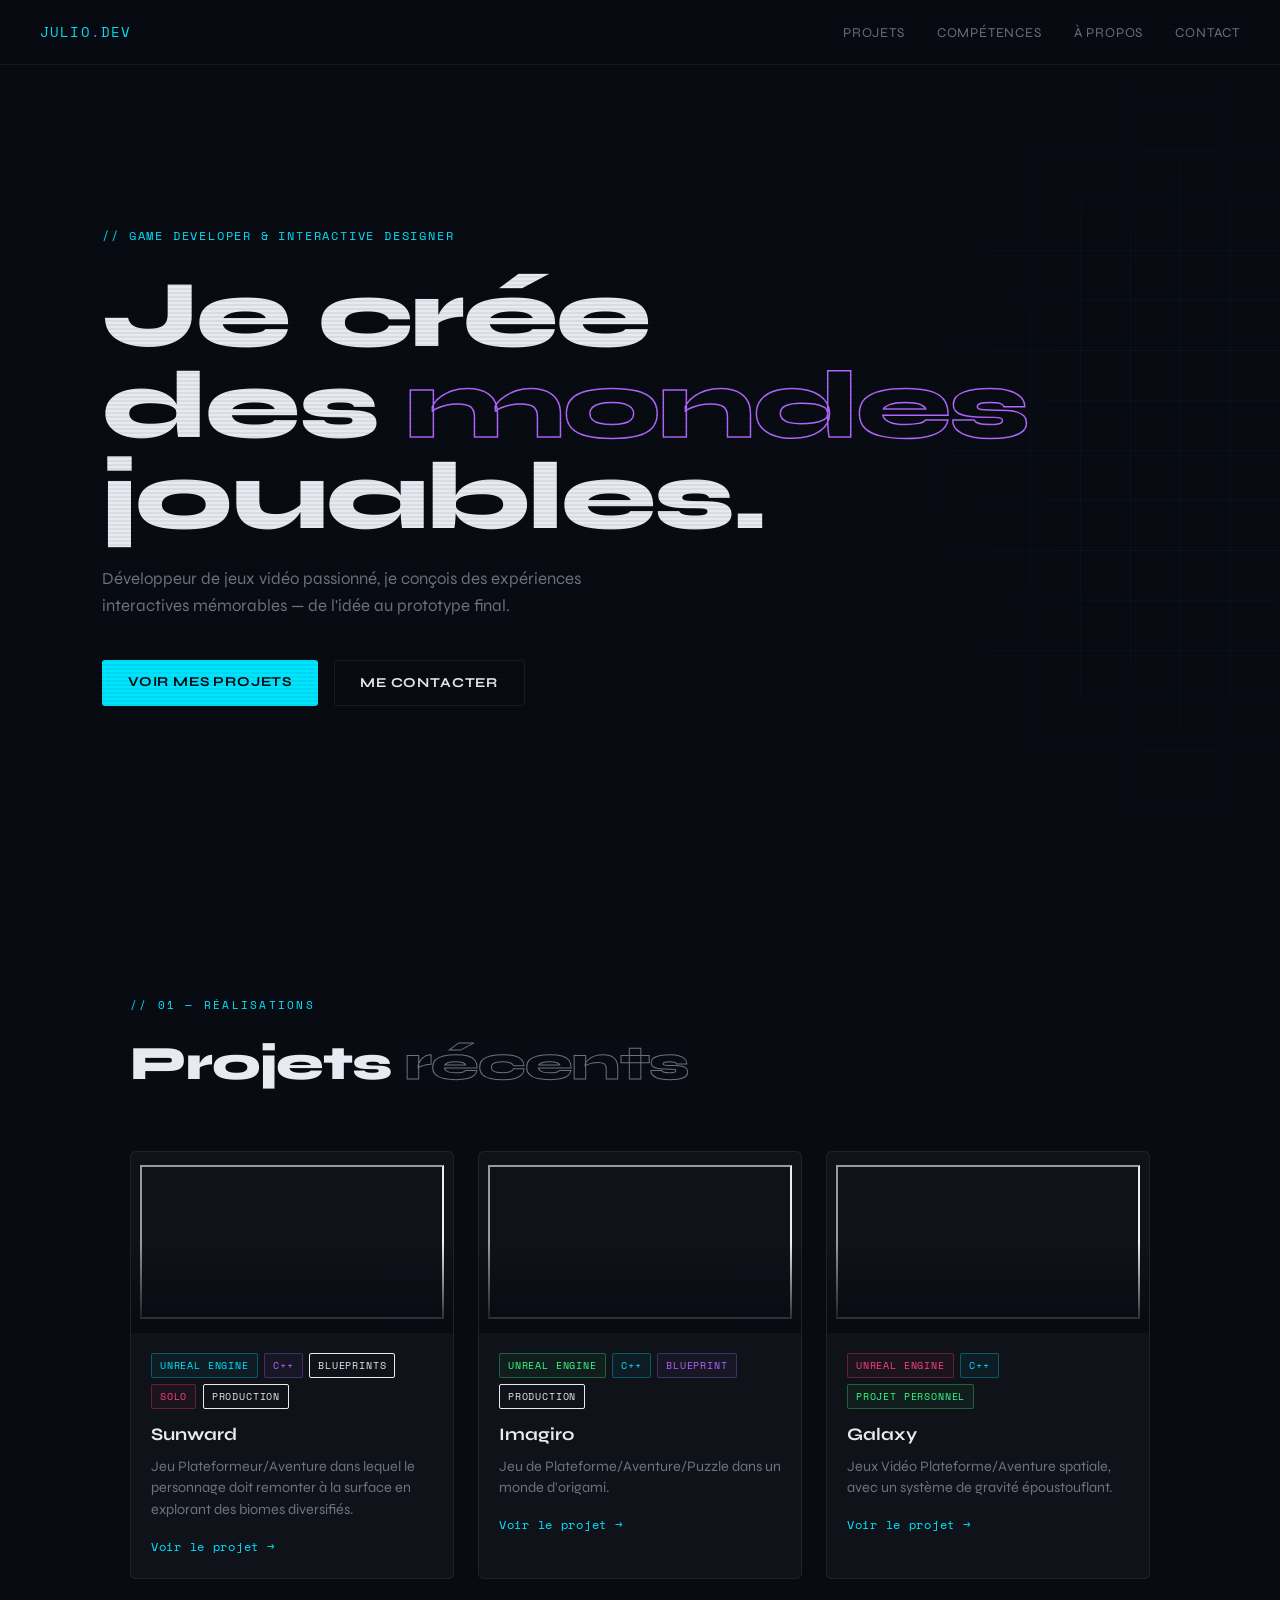
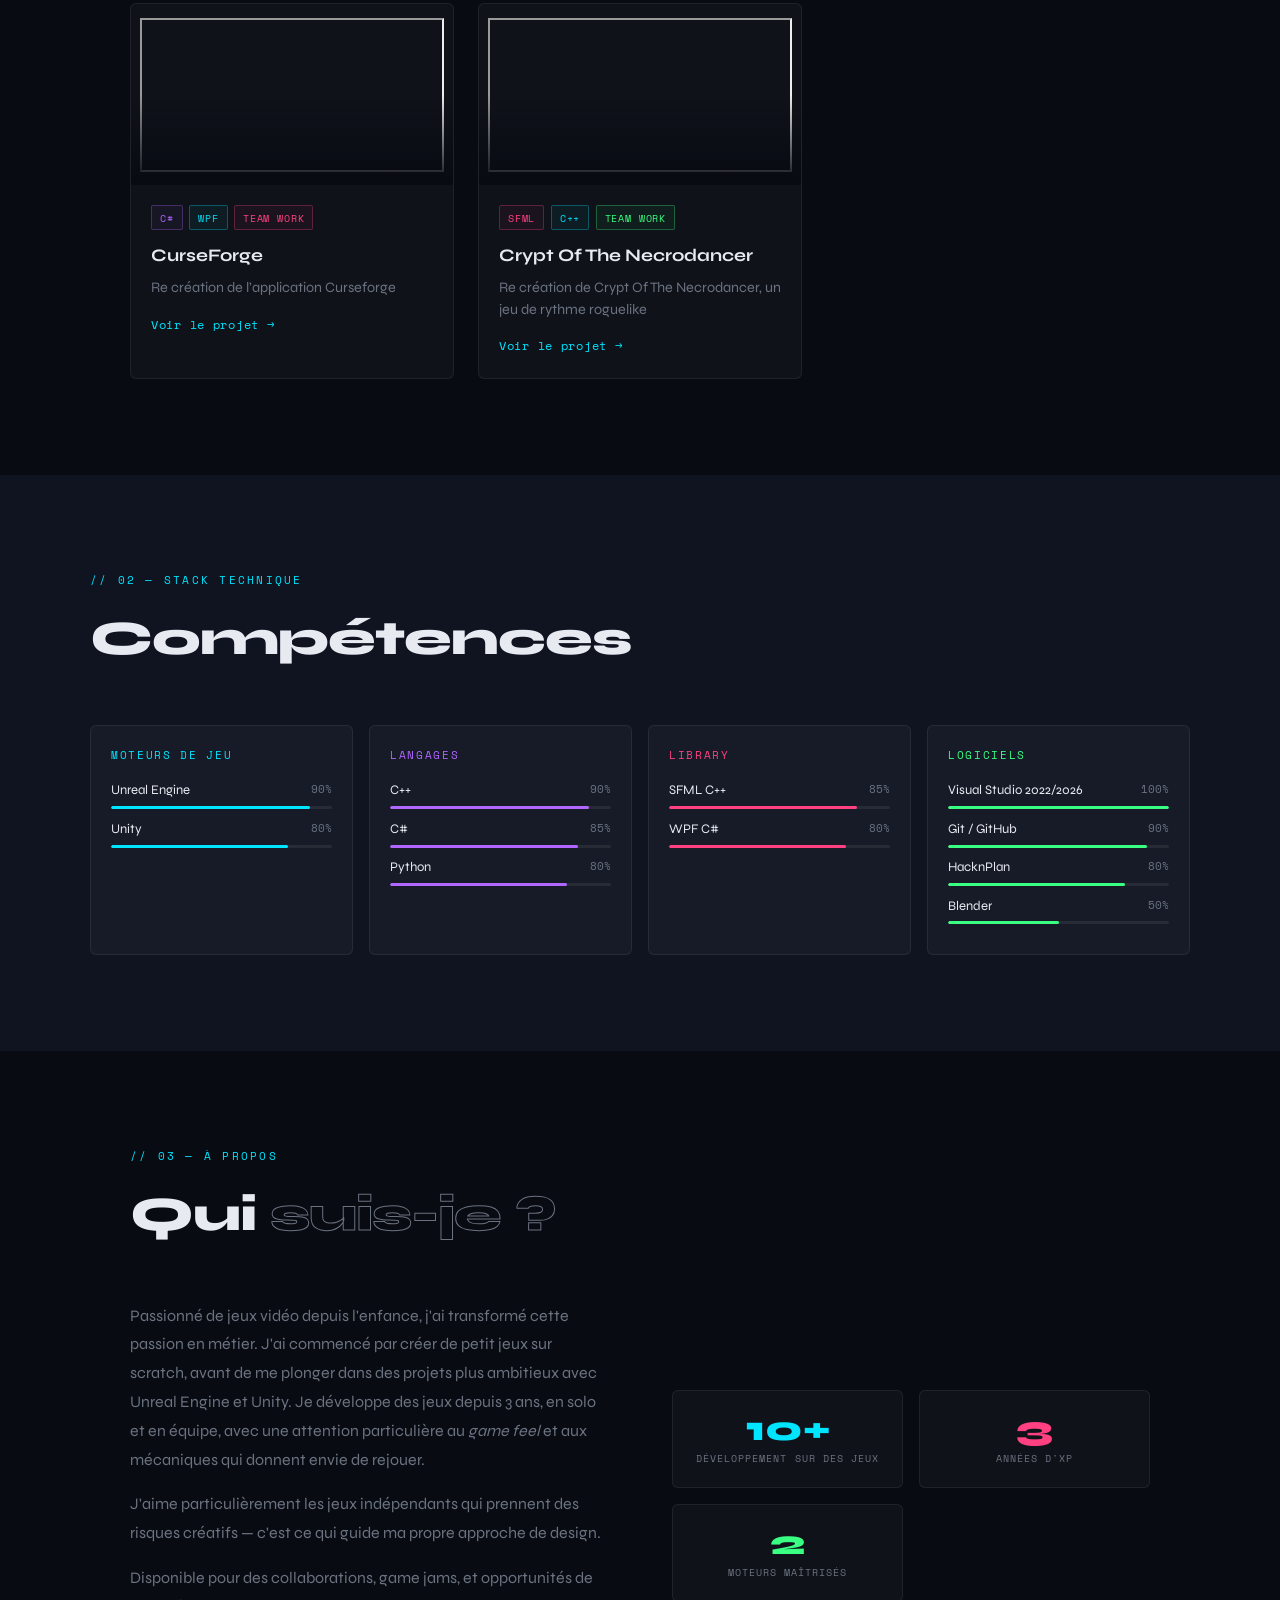
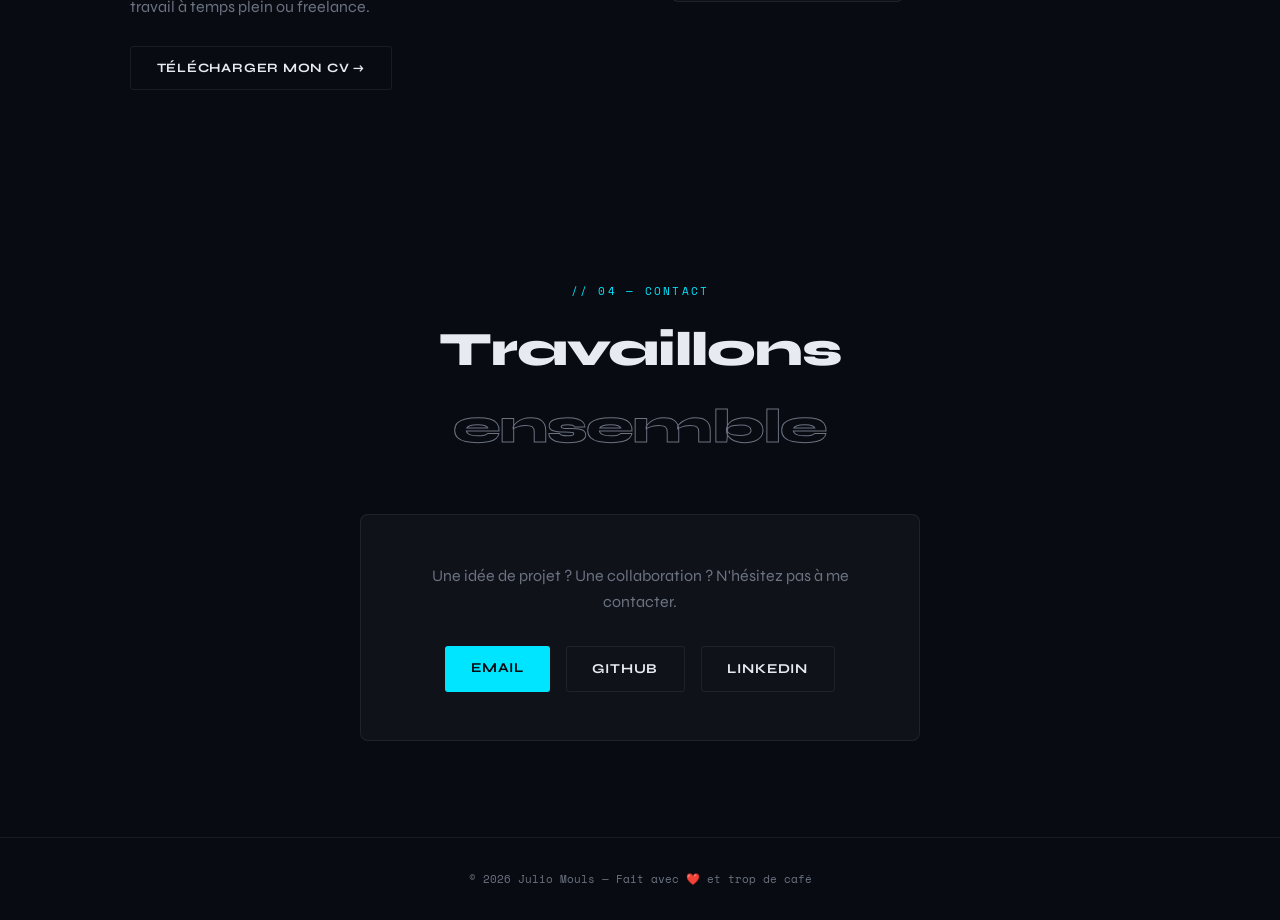
<file: Portfolio.html>
<!DOCTYPE html>
<html lang="fr">
<head>
  <meta charset="UTF-8" />
  <meta name="viewport" content="width=device-width, initial-scale=1.0" />
  <title>Julio Mouls — Game Developer</title>
  <link rel="preconnect" href="https://fonts.googleapis.com" />
  <link href="https://fonts.googleapis.com/css2?family=Space+Mono:ital,wght@0,400;0,700;1,400&family=Syne:wght@400;700;800&display=swap" rel="stylesheet" />
  <style>
    *, *::before, *::after { box-sizing: border-box; margin: 0; padding: 0; }

    :root {
      --bg: #080b12;
      --bg2: #0f1420;
      --bg3: #151c2e;
      --text: #e8eaf2;
      --muted: #6b7280;
      --cyan: #00e5ff;
      --purple: #b066ff;
      --pink: #ff4081;
      --green: #39ff82;
      --border: rgba(255,255,255,0.07);
      --card-bg: rgba(255,255,255,0.03);
    }

    html { scroll-behavior: smooth; }

    body {
      background: var(--bg);
      color: var(--text);
      font-family: 'Syne', sans-serif;
      font-size: 16px;
      line-height: 1.6;
      overflow-x: hidden;
    }

    /* ── SCANLINE OVERLAY ── */
    body::before {
      content: '';
      position: fixed;
      inset: 0;
      background: repeating-linear-gradient(
        0deg,
        transparent,
        transparent 2px,
        rgba(0,0,0,0.06) 2px,
        rgba(0,0,0,0.06) 4px
      );
      pointer-events: none;
      z-index: 1000;
    }

    /* ── NAV ── */
    nav {
      position: fixed;
      top: 0; left: 0; right: 0;
      z-index: 100;
      display: flex;
      align-items: center;
      justify-content: space-between;
      padding: 1.2rem 2.5rem;
      background: rgba(8,11,18,0.85);
      backdrop-filter: blur(12px);
      border-bottom: 1px solid var(--border);
    }

    .logo {
      font-family: 'Space Mono', monospace;
      font-size: 0.9rem;
      color: var(--cyan);
      letter-spacing: 0.08em;
      text-decoration: none;
    }

    .logo span { color: var(--purple); }

    nav ul {
      list-style: none;
      display: flex;
      gap: 2rem;
    }

    nav a {
      color: var(--muted);
      text-decoration: none;
      font-size: 0.85rem;
      letter-spacing: 0.06em;
      text-transform: uppercase;
      transition: color 0.2s;
    }
    nav a:hover { color: var(--text); }

    /* ── HERO ── */
    #hero {
      min-height: 100vh;
      display: flex;
      flex-direction: column;
      justify-content: center;
      padding: 6rem 2.5rem 4rem;
      max-width: 900px;
      margin: auto;
      position: relative;
    }

    .hero-tag {
      font-family: 'Space Mono', monospace;
      font-size: 0.75rem;
      color: var(--cyan);
      letter-spacing: 0.15em;
      text-transform: uppercase;
      margin-bottom: 1.5rem;
      opacity: 0;
      animation: fadeUp 0.6s 0.2s forwards;
    }

    h1 {
      font-size: clamp(3rem, 8vw, 6rem);
      font-weight: 800;
      line-height: 0.95;
      letter-spacing: -0.02em;
      margin-bottom: 1.5rem;
      opacity: 0;
      animation: fadeUp 0.6s 0.35s forwards;
    }

    h1 em {
      font-style: normal;
      color: transparent;
      -webkit-text-stroke: 1.5px var(--purple);
    }

    .hero-desc {
      max-width: 520px;
      color: var(--muted);
      font-size: 1.05rem;
      margin-bottom: 2.5rem;
      opacity: 0;
      animation: fadeUp 0.6s 0.5s forwards;
    }

    .hero-cta {
      display: flex;
      gap: 1rem;
      flex-wrap: wrap;
      opacity: 0;
      animation: fadeUp 0.6s 0.65s forwards;
    }

    .btn {
      display: inline-block;
      padding: 0.7rem 1.6rem;
      border-radius: 3px;
      text-decoration: none;
      font-size: 0.85rem;
      font-weight: 700;
      letter-spacing: 0.06em;
      text-transform: uppercase;
      transition: all 0.2s;
    }

    .btn-primary {
      background: var(--cyan);
      color: #080b12;
    }
    .btn-primary:hover { background: #33ecff; transform: translateY(-1px); }

    .btn-outline {
      border: 1px solid var(--border);
      color: var(--text);
      background: transparent;
    }
    .btn-outline:hover { border-color: var(--purple); color: var(--purple); }

    .hero-grid {
      position: absolute;
      top: 0; right: -100px;
      width: 500px; height: 100%;
      background-image:
        linear-gradient(rgba(0,229,255,0.04) 1px, transparent 1px),
        linear-gradient(90deg, rgba(0,229,255,0.04) 1px, transparent 1px);
      background-size: 50px 50px;
      mask-image: radial-gradient(ellipse at 60% 50%, black 30%, transparent 70%);
      pointer-events: none;
    }

    /* ── SECTIONS ── */
    section { padding: 6rem 2.5rem; max-width: 1100px; margin: auto; }
    section.full { max-width: none; padding: 6rem 2.5rem; }

    .section-label {
      font-family: 'Space Mono', monospace;
      font-size: 0.7rem;
      letter-spacing: 0.2em;
      text-transform: uppercase;
      color: var(--cyan);
      margin-bottom: 0.75rem;
    }

    h2 {
      font-size: clamp(2rem, 4vw, 3rem);
      font-weight: 800;
      letter-spacing: -0.02em;
      margin-bottom: 3rem;
    }

    h2 span {
      color: transparent;
      -webkit-text-stroke: 1px var(--muted);
    }

    /* ── PROJECTS ── */
    .projects-grid {
      display: grid;
      grid-template-columns: repeat(auto-fit, minmax(300px, 1fr));
      gap: 1.5rem;
    }

    .project-card {
      background: var(--card-bg);
      border: 1px solid var(--border);
      border-radius: 6px;
      overflow: hidden;
      transition: border-color 0.3s, transform 0.3s;
      cursor: pointer;
      position: relative;
    }

    .project-card:hover {
      border-color: rgba(0,229,255,0.3);
      transform: translateY(-4px);
    }

    .project-card:hover .project-accent { opacity: 1; }

    .project-accent {
      position: absolute;
      top: 0; left: 0; right: 0;
      height: 2px;
      background: linear-gradient(90deg, var(--cyan), var(--purple));
      opacity: 0;
      transition: opacity 0.3s;
    }

    .project-thumb {
      width: 100%;
      aspect-ratio: 16/9;
      display: flex;
      align-items: center;
      justify-content: center;
      font-size: 4rem;
      position: relative;
      overflow: hidden;
    }

    .project-thumb::after {
      content: '';
      position: absolute;
      inset: 0;
      background: linear-gradient(to bottom, transparent 50%, var(--bg) 100%);
    }

    .project-body { padding: 1.25rem; }

    .project-tags {
      display: flex;
      flex-wrap: wrap;
      gap: 0.4rem;
      margin-bottom: 0.75rem;
    }

    .tag {
      font-family: 'Space Mono', monospace;
      font-size: 0.65rem;
      letter-spacing: 0.08em;
      text-transform: uppercase;
      padding: 0.2rem 0.5rem;
      border-radius: 2px;
      border: 1px solid;
    }

    .tag-cyan  { color: var(--cyan);   border-color: rgba(0,229,255,0.3);   background: rgba(0,229,255,0.05); }
    .tag-purple{ color: var(--purple); border-color: rgba(176,102,255,0.3); background: rgba(176,102,255,0.05); }
    .tag-pink  { color: var(--pink);   border-color: rgba(255,64,129,0.3);  background: rgba(255,64,129,0.05); }
    .tag-green { color: var(--green);  border-color: rgba(57,255,130,0.3);  background: rgba(57,255,130,0.05); }

    .project-body h3 {
      font-size: 1.1rem;
      font-weight: 700;
      margin-bottom: 0.4rem;
    }

    .project-body p {
      color: var(--muted);
      font-size: 0.9rem;
      line-height: 1.5;
    }

    .project-link {
      display: inline-flex;
      align-items: center;
      gap: 0.4rem;
      margin-top: 1rem;
      font-family: 'Space Mono', monospace;
      font-size: 0.75rem;
      color: var(--cyan);
      text-decoration: none;
      letter-spacing: 0.06em;
    }

    .project-link:hover { text-decoration: underline; }

    /* ── SKILLS ── */
    #skills { background: var(--bg2); max-width: none; }
    #skills > div { max-width: 1100px; margin: auto; }

    .skills-grid {
      display: grid;
      grid-template-columns: repeat(auto-fit, minmax(220px, 1fr));
      gap: 1rem;
    }

    .skill-group {
      background: var(--card-bg);
      border: 1px solid var(--border);
      border-radius: 6px;
      padding: 1.25rem;
    }

    .skill-group-title {
      font-family: 'Space Mono', monospace;
      font-size: 0.7rem;
      letter-spacing: 0.15em;
      text-transform: uppercase;
      margin-bottom: 1rem;
    }

    .skill-bar-wrap { margin-bottom: 0.6rem; }

    .skill-name {
      display: flex;
      justify-content: space-between;
      font-size: 0.82rem;
      margin-bottom: 0.3rem;
    }

    .skill-name span:last-child {
      font-family: 'Space Mono', monospace;
      font-size: 0.7rem;
      color: var(--muted);
    }

    .bar-track {
      height: 3px;
      background: var(--border);
      border-radius: 2px;
      overflow: hidden;
    }

    .bar-fill {
      height: 100%;
      border-radius: 2px;
      transition: width 1.2s cubic-bezier(0.16, 1, 0.3, 1);
    }

    /* ── ABOUT ── */
    .about-grid {
      display: grid;
      grid-template-columns: 1fr 1fr;
      gap: 4rem;
      align-items: center;
    }

    @media (max-width: 700px) {
      .about-grid { grid-template-columns: 1fr; gap: 2rem; }
    }

    .about-text p { color: var(--muted); margin-bottom: 1rem; line-height: 1.8; }

    .about-stats {
      display: grid;
      grid-template-columns: 1fr 1fr;
      gap: 1rem;
    }

    .stat-box {
      background: var(--card-bg);
      border: 1px solid var(--border);
      border-radius: 6px;
      padding: 1.25rem;
      text-align: center;
    }

    .stat-num {
      font-size: 2.2rem;
      font-weight: 800;
      line-height: 1;
      margin-bottom: 0.25rem;
    }

    .stat-label {
      font-family: 'Space Mono', monospace;
      font-size: 0.65rem;
      letter-spacing: 0.1em;
      text-transform: uppercase;
      color: var(--muted);
    }

    /* ── CONTACT ── */
    #contact { text-align: center; }

    .contact-box {
      max-width: 560px;
      margin: auto;
      background: var(--card-bg);
      border: 1px solid var(--border);
      border-radius: 8px;
      padding: 3rem;
    }

    .contact-box p { color: var(--muted); margin-bottom: 2rem; }

    .contact-links {
      display: flex;
      gap: 1rem;
      justify-content: center;
      flex-wrap: wrap;
    }

    /* ── FOOTER ── */
    footer {
      text-align: center;
      padding: 2rem;
      border-top: 1px solid var(--border);
      font-family: 'Space Mono', monospace;
      font-size: 0.7rem;
      color: var(--muted);
    }

    /* ── ANIMATIONS ── */
    @keyframes fadeUp {
      from { opacity: 0; transform: translateY(20px); }
      to   { opacity: 1; transform: translateY(0); }
    }

    .reveal {
      opacity: 0;
      transform: translateY(24px);
      transition: opacity 0.6s ease, transform 0.6s ease;
    }
    .reveal.in { opacity: 1; transform: none; }

    /* ── MOBILE ── */
    @media (max-width: 640px) {
      nav ul { display: none; }
      #hero { padding: 5rem 1.5rem 3rem; }
      section { padding: 4rem 1.5rem; }
    }
  </style>
</head>
<body>

  <!-- NAV -->
  <nav>
    <a class="logo" href="#hero">Julio<span>.</span>dev</a>
    <ul>
      <li><a href="#projects">Projets</a></li>
      <li><a href="#skills">Compétences</a></li>
      <li><a href="#about">À propos</a></li>
      <li><a href="#contact">Contact</a></li>
    </ul>
  </nav>

  <!-- HERO -->
  <section id="hero" style="max-width:100%; padding-left:clamp(1.5rem, 8vw, 8rem);">
    <div class="hero-grid" aria-hidden="true"></div>
    <p class="hero-tag">// Game Developer &amp; Interactive Designer</p>
    <h1>Je crée<br>des <em>mondes</em><br>jouables.</h1>
    <p class="hero-desc">
      Développeur de jeux vidéo passionné, je conçois des expériences interactives
      mémorables — de l'idée au prototype final.
    </p>
    <div class="hero-cta">
      <a href="#projects" class="btn btn-primary">Voir mes projets</a>
      <a href="#contact" class="btn btn-outline">Me contacter</a>
    </div>
  </section>

<!-- PROJECTS -->
<section id="projects">
  <p class="section-label reveal">// 01 — Réalisations</p>
  <h2 class="reveal">Projets <span>récents</span></h2>
  <div class="projects-grid">
    <!-- Projet 1 -->
    <div class="project-card reveal">
      <div class="project-accent"></div>
      <div class="project-thumb">
        <iframe
          src="https://www.youtube-nocookie.com/embed/E4nVXbBruLQ?si=O7bxD6ltQYDZjY6q"
          title="Sunward"
          allow="accelerometer; autoplay; clipboard-write; encrypted-media; gyroscope; picture-in-picture; web-share"
          referrerpolicy="strict-origin-when-cross-origin"
          allowfullscreen>
        </iframe>
      </div>

      <div class="project-body">
        <div class="project-tags">
          <span class="tag tag-cyan">Unreal Engine</span>
          <span class="tag tag-purple">C++</span>
          <span class="tag tag-orange">Blueprints</span>
          <span class="tag tag-pink">Solo</span>
          <span class="tag tag-yellow">Production</span>
        </div>

        <h3>Sunward</h3>

        <p>
          Jeu Plateformeur/Aventure dans lequel le personnage doit
          remonter à la surface en explorant des biomes diversifiés.
        </p>

        <a href="#" class="project-link">Voir le projet →</a>
      </div>
    </div>

    <!-- Projet 2 -->
    <div class="project-card reveal">
      <div class="project-accent"></div>

      <div class="project-thumb">
        <iframe
          src="https://www.youtube-nocookie.com/embed/E4nVXbBruLQ?si=O7bxD6ltQYDZjY6q"
          title="Imagiro"
          allow="accelerometer; autoplay; clipboard-write; encrypted-media; gyroscope; picture-in-picture; web-share"
          referrerpolicy="strict-origin-when-cross-origin"
          allowfullscreen>
        </iframe>
      </div>

      <div class="project-body">
        <div class="project-tags">
          <span class="tag tag-green">Unreal Engine</span>
          <span class="tag tag-cyan">C++</span>
          <span class="tag tag-purple">Blueprint</span>
          <span class="tag tag-yellow">Production</span>
        </div>

        <h3>Imagiro</h3>

        <p>
          Jeu de Plateforme/Aventure/Puzzle dans un monde d'origami.
        </p>

        <a href="#" class="project-link">Voir le projet →</a>
      </div>
    </div>

    <!-- Projet 3 -->
    <div class="project-card reveal">
      <div class="project-accent"></div>

      <div class="project-thumb">
        <iframe
          src="https://www.youtube-nocookie.com/embed/E4nVXbBruLQ?si=O7bxD6ltQYDZjY6q"
          title="Galaxy"
          allow="accelerometer; autoplay; clipboard-write; encrypted-media; gyroscope; picture-in-picture; web-share"
          referrerpolicy="strict-origin-when-cross-origin"
          allowfullscreen>
        </iframe>
      </div>

      <div class="project-body">
        <div class="project-tags">
          <span class="tag tag-pink">Unreal Engine</span>
          <span class="tag tag-cyan">C++</span>
          <span class="tag tag-green">Projet Personnel</span>
        </div>

        <h3>Galaxy</h3>

        <p>
          Jeux Vidéo Plateforme/Aventure spatiale, avec un système
          de gravité époustouflant.
        </p>

        <a href="#" class="project-link">Voir le projet →</a>
      </div>
    </div>

    <!-- Projet 4 -->
    <div class="project-card reveal">
      <div class="project-accent"></div>

      <div class="project-thumb">
        <iframe
          src="https://www.youtube-nocookie.com/embed/E4nVXbBruLQ?si=O7bxD6ltQYDZjY6q"
          title="CurseForge"
          allow="accelerometer; autoplay; clipboard-write; encrypted-media; gyroscope; picture-in-picture; web-share"
          referrerpolicy="strict-origin-when-cross-origin"
          allowfullscreen>
        </iframe>
      </div>

      <div class="project-body">
        <div class="project-tags">
          <span class="tag tag-purple">C#</span>
          <span class="tag tag-cyan">WPF</span>
          <span class="tag tag-pink">Team work</span>
        </div>

        <h3>CurseForge</h3>

        <p>
          Re création de l’application Curseforge
        </p>

        <a href="#" class="project-link">Voir le projet →</a>
      </div>
    </div>

    <!-- Projet 5 -->
    <div class="project-card reveal">
      <div class="project-accent"></div>

      <div class="project-thumb">
        <iframe
          src="https://www.youtube-nocookie.com/embed/E4nVXbBruLQ?si=O7bxD6ltQYDZjY6q"
          title="Crypt Of The Necrodancer"
          allow="accelerometer; autoplay; clipboard-write; encrypted-media; gyroscope; picture-in-picture; web-share"
          referrerpolicy="strict-origin-when-cross-origin"
          allowfullscreen>
        </iframe>
      </div>

      <div class="project-body">
        <div class="project-tags">
          <span class="tag tag-pink">SFML</span>
          <span class="tag tag-cyan">C++</span>
          <span class="tag tag-green">Team work</span>
        </div>

        <h3>Crypt Of The Necrodancer</h3>

        <p>
          Re création de Crypt Of The Necrodancer,
          un jeu de rythme roguelike
        </p>

        <a href="#" class="project-link">Voir le projet →</a>
      </div>
    </div>

  </div>
</section>

  <!-- SKILLS -->
  <section id="skills" class="full" style="padding: 6rem 2.5rem;">
    <div>
      <p class="section-label reveal">// 02 — Stack technique</p>
      <h2 class="reveal">Compétences</h2>

      <div class="skills-grid">

        <div class="skill-group reveal">
          <p class="skill-group-title" style="color: var(--cyan);">Moteurs de jeu</p>
          <div class="skill-bar-wrap">
            <div class="skill-name"><span>Unreal Engine</span><span>90%</span></div>
            <div class="bar-track"><div class="bar-fill" data-width="90" style="width:0;background:var(--cyan)"></div></div>
          </div>
          <div class="skill-bar-wrap">
            <div class="skill-name"><span>Unity</span><span>80%</span></div>
            <div class="bar-track"><div class="bar-fill" data-width="80" style="width:0;background:var(--cyan)"></div></div>
          </div>
        </div>

        <div class="skill-group reveal">
          <p class="skill-group-title" style="color: var(--purple);">Langages</p>
          <div class="skill-bar-wrap">
            <div class="skill-name"><span>C++</span><span>90%</span></div>
            <div class="bar-track"><div class="bar-fill" data-width="90" style="width:0;background:var(--purple)"></div></div>
          </div>
          <div class="skill-bar-wrap">
            <div class="skill-name"><span>C#</span><span>85%</span></div>
            <div class="bar-track"><div class="bar-fill" data-width="85" style="width:0;background:var(--purple)"></div></div>
          </div>
          <div class="skill-bar-wrap">
            <div class="skill-name"><span>Python</span><span>80%</span></div>
            <div class="bar-track"><div class="bar-fill" data-width="80" style="width:0;background:var(--purple)"></div></div>
          </div>
        </div>

        <div class="skill-group reveal">
          <p class="skill-group-title" style="color: var(--pink);">Library</p>
          <div class="skill-bar-wrap">
            <div class="skill-name"><span>SFML C++</span><span>85%</span></div>
            <div class="bar-track"><div class="bar-fill" data-width="85" style="width:0;background:var(--pink)"></div></div>
          </div>
          <div class="skill-bar-wrap">
            <div class="skill-name"><span>WPF C#</span><span>80%</span></div>
            <div class="bar-track"><div class="bar-fill" data-width="80" style="width:0;background:var(--pink)"></div></div>
          </div>
        </div>

        <div class="skill-group reveal">
          <p class="skill-group-title" style="color: var(--green);">Logiciels</p>
          <div class="skill-bar-wrap">
            <div class="skill-name"><span>Visual Studio 2022/2026</span><span>100%</span></div>
            <div class="bar-track"><div class="bar-fill" data-width="100" style="width:0;background:var(--green)"></div></div>
          </div>
          <div class="skill-bar-wrap">
            <div class="skill-name"><span>Git / GitHub</span><span>90%</span></div>
            <div class="bar-track"><div class="bar-fill" data-width="90" style="width:0;background:var(--green)"></div></div>
          </div>
          <div class="skill-bar-wrap">
            <div class="skill-name"><span>HacknPlan</span><span>80%</span></div>
            <div class="bar-track"><div class="bar-fill" data-width="80" style="width:0;background:var(--green)"></div></div>
          </div>
          <div class="skill-bar-wrap">
            <div class="skill-name"><span>Blender</span><span>50%</span></div>
            <div class="bar-track"><div class="bar-fill" data-width="50" style="width:0;background:var(--green)"></div></div>
          </div>

          
        </div>

      </div>
    </div>
  </section>

  <!-- ABOUT -->
  <section id="about">
    <p class="section-label reveal">// 03 — À propos</p>
    <h2 class="reveal">Qui <span>suis-je ?</span></h2>

    <div class="about-grid">
      <div class="about-text reveal">
        <p>
          Passionné de jeux vidéo depuis l'enfance, j'ai transformé cette passion en métier.
          J'ai commencé par créer de petit jeux sur scratch, avant de me plonger dans des projets plus ambitieux avec Unreal Engine et Unity.
          Je développe des jeux depuis 3 ans, en solo et en équipe, avec une attention 
          particulière au <em>game feel</em> et aux mécaniques qui donnent envie de rejouer.
        </p>
        <p>
          J'aime particulièrement les jeux indépendants qui prennent des risques 
          créatifs — c'est ce qui guide ma propre approche de design.
        </p>
        <p>
          Disponible pour des collaborations, game jams, et opportunités de travail à temps plein ou freelance.
        </p>
        <div style="margin-top: 1.5rem;">
          <a href="#" class="btn btn-outline" style="font-size:0.8rem;">Télécharger mon CV →</a>
        </div>
      </div>
      <div class="about-stats reveal">
        <div class="stat-box">
          <div class="stat-num" style="color:var(--cyan);">10+</div>
          <div class="stat-label">Développement sur des jeux</div>
        </div>
        <div class="stat-box">
          <div class="stat-num" style="color:var(--pink);">3</div>
          <div class="stat-label">Années d'XP</div>
        </div>
        <div class="stat-box">
          <div class="stat-num" style="color:var(--green);">2</div>
          <div class="stat-label">Moteurs maîtrisés</div>
        </div>
      </div>
    </div>
  </section>

  <!-- CONTACT -->
  <section id="contact" style="max-width:700px;">
    <p class="section-label reveal" style="text-align:center;">// 04 — Contact</p>
    <h2 class="reveal" style="text-align:center;">Travaillons <span>ensemble</span></h2>
    <div class="contact-box reveal">
      <p>Une idée de projet ? Une collaboration ? N'hésitez pas à me contacter.</p>
      <div class="contact-links">
        <a href="mailto:mouls.julio@gmail.com" class="btn btn-primary">Email</a>
        <a href="https://github.com/DMystop" class="btn btn-outline">GitHub</a>
        <a href="https://www.linkedin.com/in/julio-mouls/" class="btn btn-outline">LinkedIn</a>
      </div>
    </div>
  </section>

  <!-- FOOTER -->
  <footer>
    <p>© 2026 Julio Mouls — Fait avec ❤️ et trop de café</p>
  </footer>

  <script>
    // Scroll reveal
    const reveals = document.querySelectorAll('.reveal');
    const observer = new IntersectionObserver(entries => {
      entries.forEach((e, i) => {
        if (e.isIntersecting) {
          setTimeout(() => e.target.classList.add('in'), i * 80);
          observer.unobserve(e.target);
        }
      });
    }, { threshold: 0.1 });
    reveals.forEach(el => observer.observe(el));

    // Animated skill bars
    const barObserver = new IntersectionObserver(entries => {
      entries.forEach(entry => {
        if (entry.isIntersecting) {
          entry.target.querySelectorAll('.bar-fill').forEach(bar => {
            bar.style.width = bar.dataset.width + '%';
          });
          barObserver.unobserve(entry.target);
        }
      });
    }, { threshold: 0.3 });
    document.querySelectorAll('.skill-group').forEach(g => barObserver.observe(g));
  </script>
</body>
</html>
</file>
